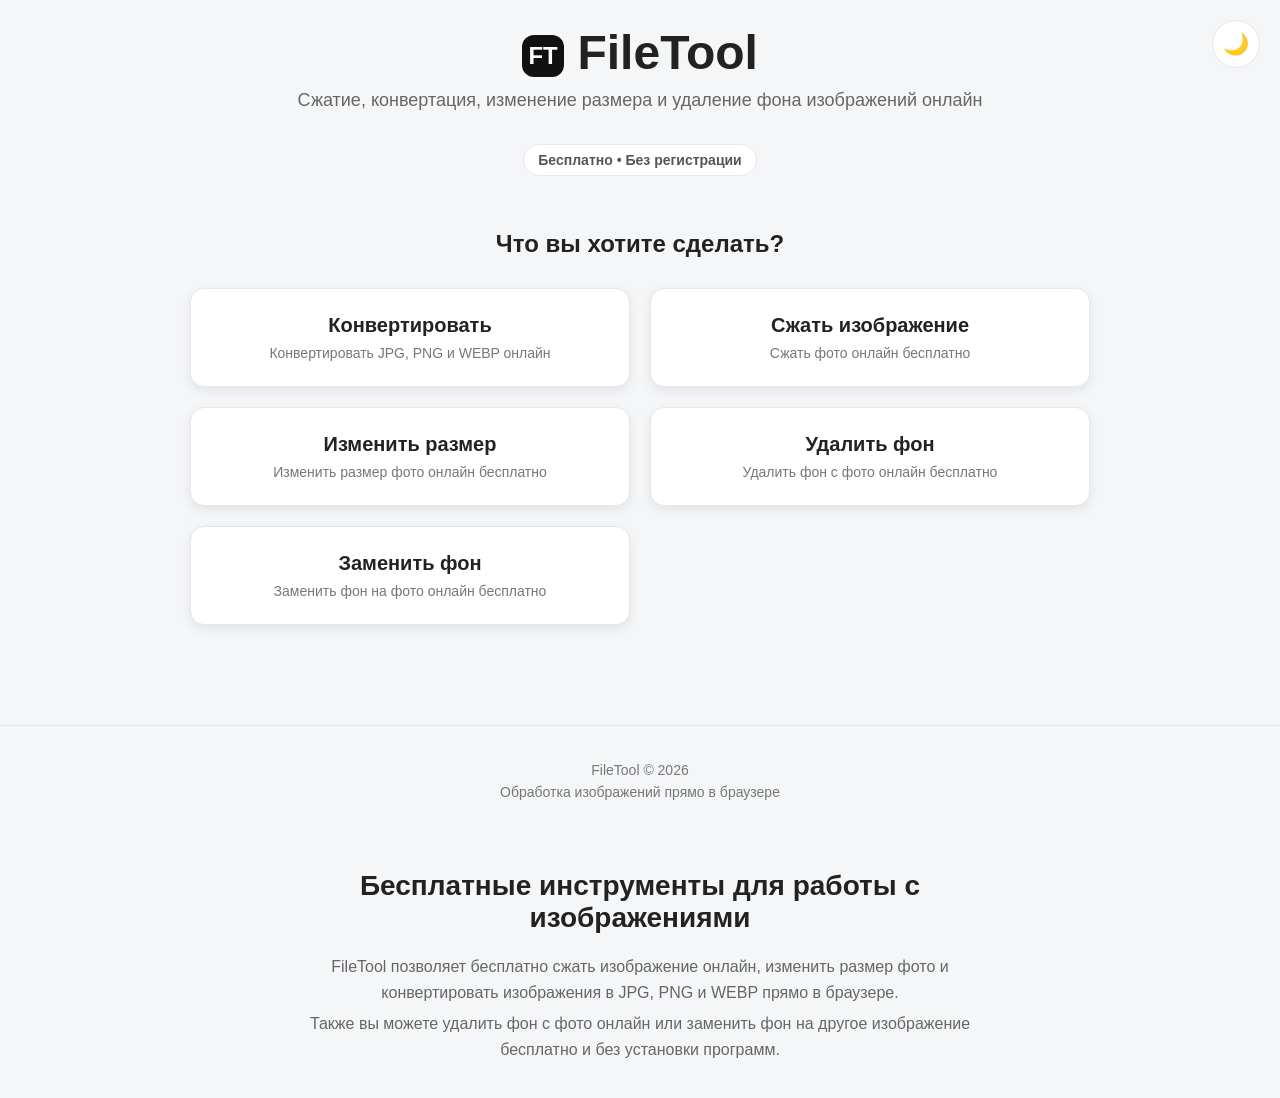
<file: index.html>
<!DOCTYPE html>
<html lang="ru">

<head>

    <!-- Google tag (gtag.js) -->
    <script async src="https://www.googletagmanager.com/gtag/js?id=G-8L8VK989EN"></script>
    <script>
        window.dataLayer = window.dataLayer || [];
        function gtag(){dataLayer.push(arguments);}
        gtag('js', new Date());

        gtag('config', 'G-8L8VK989EN');
    </script>

    <meta name="google-site-verification"
          content="aqA7dvrbC1IwWzhmt-K05icpSTYcF2aJKbag4tgwcCM">

    <meta charset="UTF-8">

    <meta name="viewport"
          content="width=device-width, initial-scale=1.0">

    <title>FileTool — сжать фото, удалить фон и изменить размер онлайн</title>

    <meta name="description"
          content="Бесплатно сжимайте изображения, удаляйте и заменяйте фон, меняйте размер и конвертируйте JPG, PNG и WEBP онлайн без регистрации.">

    <link rel="canonical"
          href="https://trivial177.github.io/FileTool/">

    <meta property="og:title"
          content="FileTool — бесплатные инструменты для изображений">

    <meta property="og:description"
          content="Конвертация, сжатие, изменение размера и удаление фона изображений прямо в браузере.">

    <meta property="og:type"
          content="website">

    <meta property="og:url"
          content="https://trivial177.github.io/FileTool/">

    <meta property="og:image"
          content="https://trivial177.github.io/FileTool/preview.png">

    <meta property="og:image:width"
          content="1200">

    <meta property="og:image:height"
          content="630">

    <meta name="theme-color"
          content="#111111">

    <link rel="stylesheet"
          href="style.css">

    <link rel="icon"
          href="data:image/svg+xml,%3Csvg xmlns='http://www.w3.org/2000/svg' viewBox='0 0 100 100'%3E%3Crect width='100' height='100' rx='22' fill='%23111'/%3E%3Ctext x='50' y='64' text-anchor='middle' font-size='48' font-family='Arial' font-weight='bold' fill='white'%3EFT%3C/text%3E%3C/svg%3E">

</head>

<body>

    <button id="themeToggle" class="theme-toggle">
        🌙
    </button>

    <header>

        <h1>
            <span class="logo-icon">FT</span>
            FileTool
        </h1>

        <p>
            Сжатие, конвертация, изменение размера и удаление фона изображений онлайн
        </p>

        <p class="header-badge">
            Бесплатно • Без регистрации
        </p>

    </header>

    <main>

        <h2>Что вы хотите сделать?</h2>

        <div class="tools">

            <a href="convert/index.html">

                <span class="tool-title">
                    Конвертировать
                </span>

                <span class="tool-description">
                    Конвертировать JPG, PNG и WEBP онлайн
                </span>

            </a>

            <a href="compress/index.html">

                <span class="tool-title">
                    Сжать изображение
                </span>

                <span class="tool-description">
                    Сжать фото онлайн бесплатно
                </span>

            </a>

            <a href="resize/index.html">

                <span class="tool-title">
                    Изменить размер
                </span>

                <span class="tool-description">
                    Изменить размер фото онлайн бесплатно
                </span>

            </a>

            <a href="remove-background/index.html">

                <span class="tool-title">
                    Удалить фон
                </span>

                <span class="tool-description">
                    Удалить фон с фото онлайн бесплатно
                </span>

            </a>

            <a href="replace-background/index.html">

                <span class="tool-title">
                    Заменить фон
                </span>

                <span class="tool-description">
                    Заменить фон на фото онлайн бесплатно
                </span>

            </a>

        </div>

    </main>

    <footer>

        <p>
            FileTool © 2026
        </p>

        <p>
            Обработка изображений прямо в браузере
        </p>

        <section class="seo-section">

            <h2>
                Бесплатные инструменты для работы с изображениями
            </h2>

            <p>
                FileTool позволяет бесплатно сжать изображение онлайн,
                изменить размер фото и конвертировать изображения
                в JPG, PNG и WEBP прямо в браузере.
            </p>

            <p>
                Также вы можете удалить фон с фото онлайн или заменить
                фон на другое изображение бесплатно и без установки программ.
            </p>

        </section>

    </footer>

    <script src="script.js"></script>

</body>
</html>
</file>
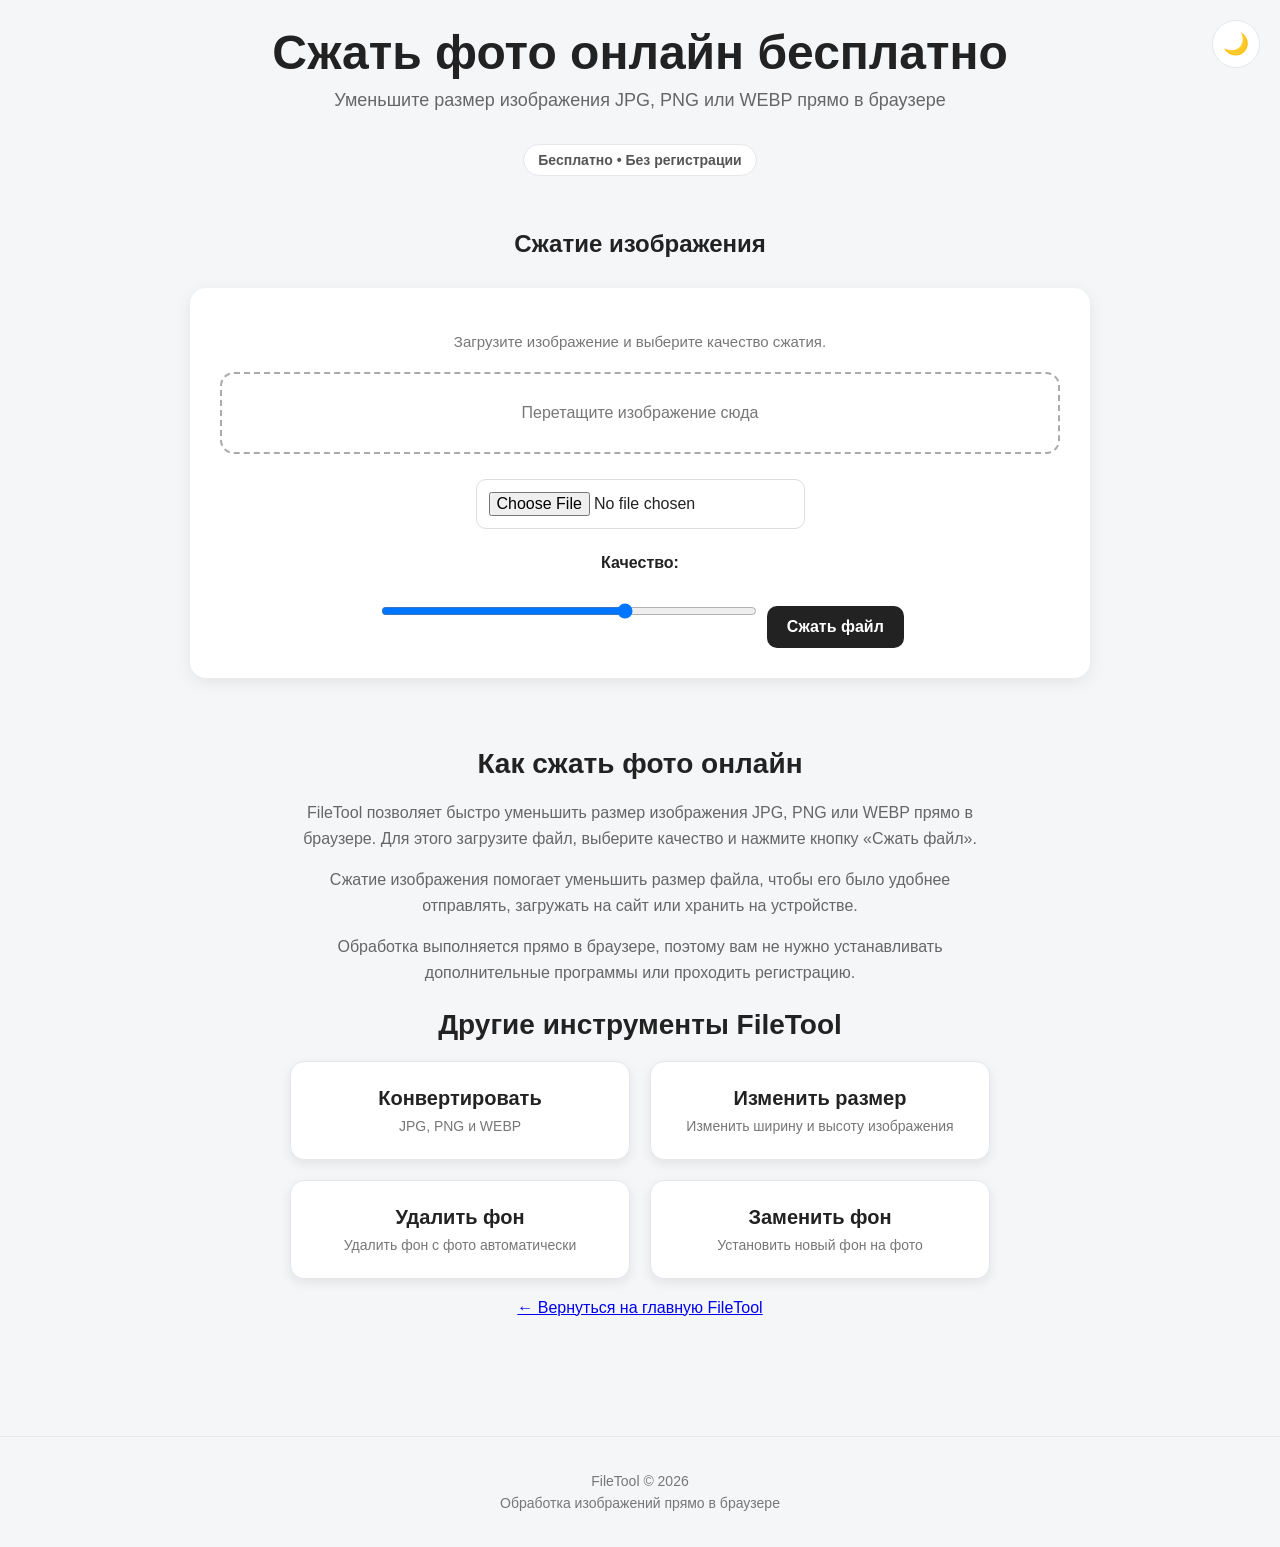
<file: compress/index.html>
<!DOCTYPE html>
<html lang="ru">

<head>

    <!-- Google tag (gtag.js) -->
    <script async src="https://www.googletagmanager.com/gtag/js?id=G-8L8VK989EN"></script>
    <script>
        window.dataLayer = window.dataLayer || [];
        function gtag(){dataLayer.push(arguments);}
        gtag('js', new Date());

        gtag('config', 'G-8L8VK989EN');
    </script>

    <meta charset="UTF-8">

    <meta name="viewport"
          content="width=device-width, initial-scale=1.0">

    <title>Сжать фото онлайн бесплатно без потери качества — FileTool</title>

    <meta name="description"
          content="Сожмите фото и изображения JPG, PNG и WEBP онлайн бесплатно. Уменьшите размер файла прямо в браузере без регистрации и установки программ.">

    <link rel="canonical"
          href="https://trivial177.github.io/FileTool/compress/">

    <meta property="og:title"
          content="Сжать фото онлайн бесплатно — FileTool">

    <meta property="og:description"
          content="Бесплатное сжатие JPG, PNG и WEBP изображений прямо в браузере без регистрации.">

    <meta property="og:type"
          content="website">

    <meta property="og:url"
          content="https://trivial177.github.io/FileTool/compress/">

    <meta property="og:image"
          content="https://trivial177.github.io/FileTool/preview.png">

    <meta name="theme-color"
          content="#111111">

    <link rel="stylesheet"
          href="../style.css">

    <link rel="icon"
          href="data:image/svg+xml,%3Csvg xmlns='http://www.w3.org/2000/svg' viewBox='0 0 100 100'%3E%3Crect width='100' height='100' rx='22' fill='%23111'/%3E%3Ctext x='50' y='64' text-anchor='middle' font-size='48' font-family='Arial' font-weight='bold' fill='white'%3EFT%3C/text%3E%3C/svg%3E">

</head>

<body>

    <button id="themeToggle" class="theme-toggle">
        🌙
    </button>

    <header>

        <h1>
            Сжать фото онлайн бесплатно
        </h1>

        <p>
            Уменьшите размер изображения JPG, PNG или WEBP прямо в браузере
        </p>

        <p class="header-badge">
            Бесплатно • Без регистрации
        </p>

    </header>

    <main>

        <h2>
            Сжатие изображения
        </h2>

        <div id="compressor">

            <p class="tool-help">
                Загрузите изображение и выберите качество сжатия.
            </p>

            <div class="drop-zone"
                 id="compressDropZone">
                Перетащите изображение сюда
            </div>

            <input
                type="file"
                id="compressInput"
                accept="image/*"
            >

            <label for="quality">
                Качество:
            </label>

            <input
                type="range"
                id="quality"
                min="0.1"
                max="1"
                step="0.1"
                value="0.7"
            >

            <button id="startCompress">
                Сжать файл
            </button>

        </div>

        <section class="seo-section">

            <h2>
                Как сжать фото онлайн
            </h2>

            <p>
                FileTool позволяет быстро уменьшить размер изображения
                JPG, PNG или WEBP прямо в браузере.
                Для этого загрузите файл, выберите качество и нажмите
                кнопку «Сжать файл».
            </p>

            <p>
                Сжатие изображения помогает уменьшить размер файла,
                чтобы его было удобнее отправлять, загружать на сайт
                или хранить на устройстве.
            </p>

            <p>
                Обработка выполняется прямо в браузере,
                поэтому вам не нужно устанавливать дополнительные программы
                или проходить регистрацию.
            </p>

            <h2>
                Другие инструменты FileTool
            </h2>

            <div class="tools">

                <a href="../convert/index.html">

                    <span class="tool-title">
                        Конвертировать
                    </span>

                    <span class="tool-description">
                        JPG, PNG и WEBP
                    </span>

                </a>

                <a href="../resize/index.html">

                    <span class="tool-title">
                        Изменить размер
                    </span>

                    <span class="tool-description">
                        Изменить ширину и высоту изображения
                    </span>

                </a>

                <a href="../remove-background/index.html">

                    <span class="tool-title">
                        Удалить фон
                    </span>

                    <span class="tool-description">
                        Удалить фон с фото автоматически
                    </span>

                </a>

                <a href="../replace-background/index.html">

                    <span class="tool-title">
                        Заменить фон
                    </span>

                    <span class="tool-description">
                        Установить новый фон на фото
                    </span>

                </a>

            </div>

            <p>
                <a href="../index.html">
                    ← Вернуться на главную FileTool
                </a>
            </p>

        </section>

    </main>

    <footer>

        <p>
            FileTool © 2026
        </p>

        <p>
            Обработка изображений прямо в браузере
        </p>

    </footer>

    <script src="compress.js"></script>

    <script>
        const themeToggle = document.getElementById("themeToggle");

        if (localStorage.getItem("theme") === "dark") {
            document.body.classList.add("dark-theme");
            themeToggle.textContent = "☀️";
        } else {
            themeToggle.textContent = "🌙";
        }

        themeToggle.addEventListener("click", function () {

            document.body.classList.toggle("dark-theme");

            if (document.body.classList.contains("dark-theme")) {

                themeToggle.textContent = "☀️";
                localStorage.setItem("theme", "dark");

            } else {

                themeToggle.textContent = "🌙";
                localStorage.setItem("theme", "light");

            }

        });
    </script>

</body>
</html>
</file>
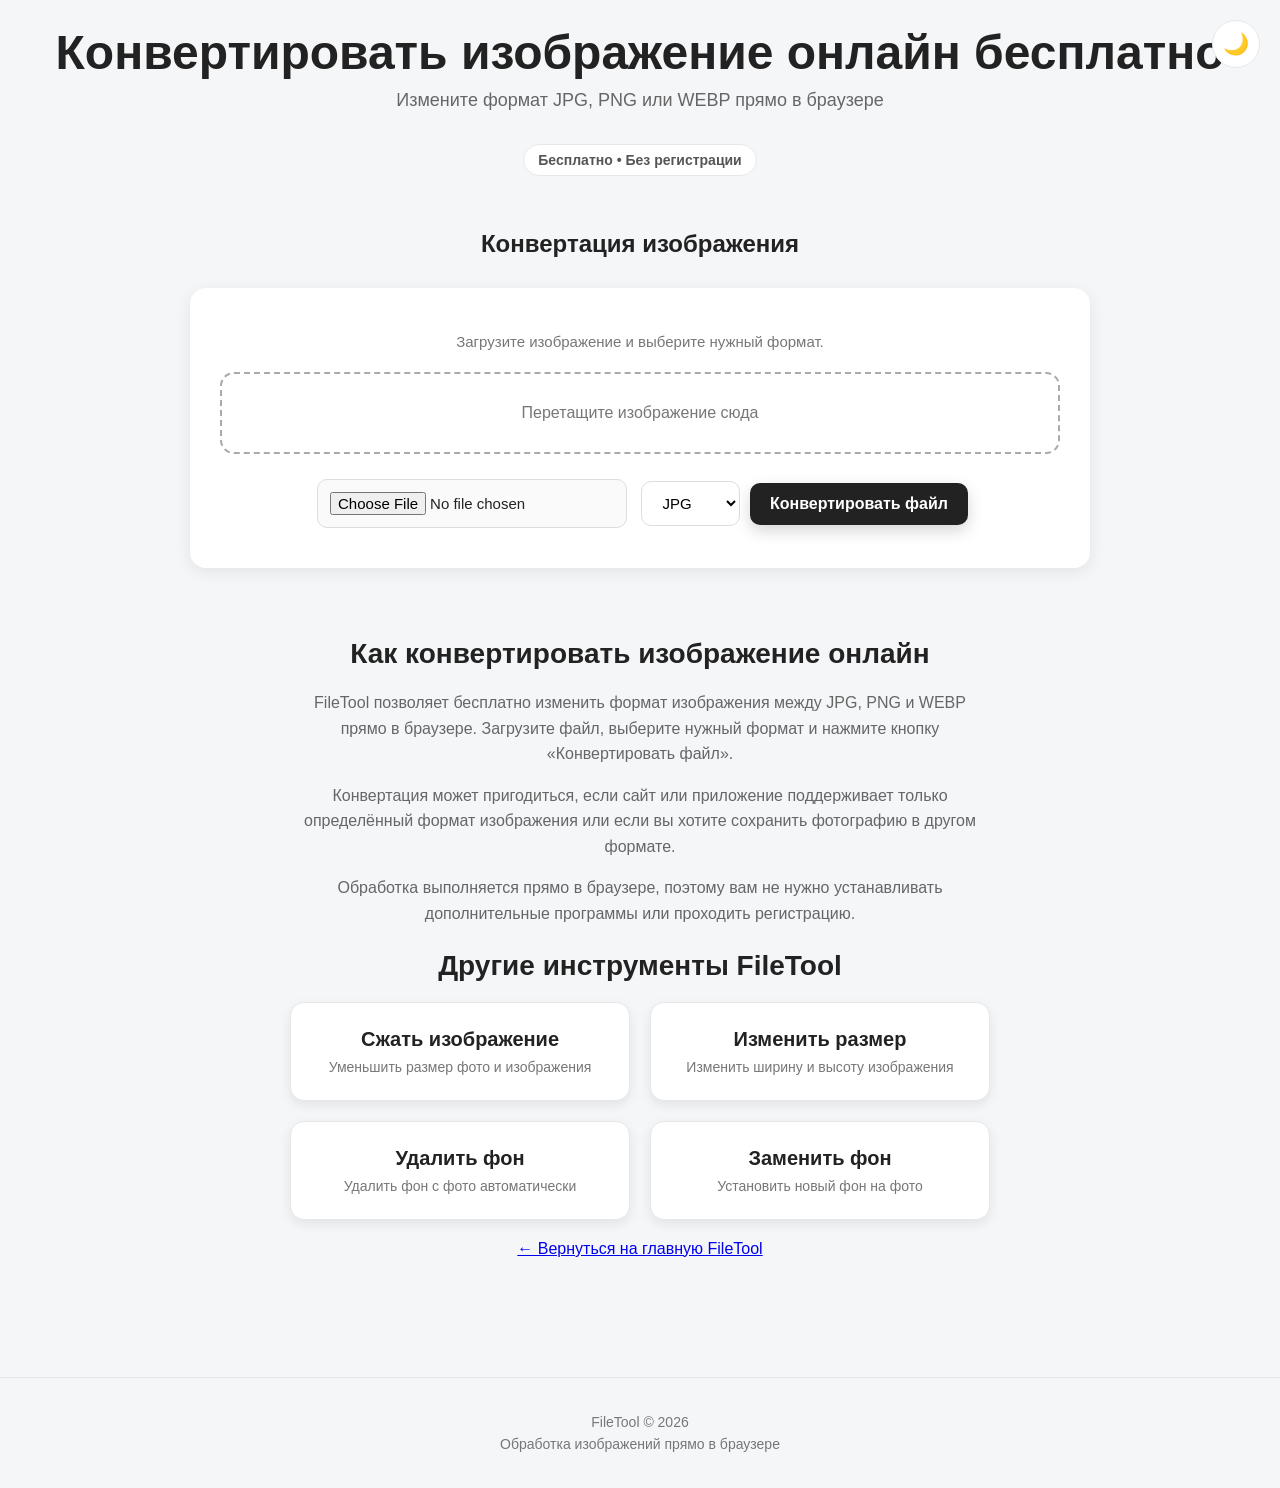
<file: convert/index.html>
<!DOCTYPE html>
<html lang="ru">

<head>

    <!-- Google tag (gtag.js) -->
    <script async src="https://www.googletagmanager.com/gtag/js?id=G-8L8VK989EN"></script>
    <script>
        window.dataLayer = window.dataLayer || [];
        function gtag(){dataLayer.push(arguments);}
        gtag('js', new Date());

        gtag('config', 'G-8L8VK989EN');
    </script>

    <meta charset="UTF-8">

    <meta name="viewport"
          content="width=device-width, initial-scale=1.0">

    <title>Конвертировать JPG, PNG и WEBP онлайн бесплатно — FileTool</title>

    <meta name="description"
          content="Конвертируйте изображения JPG, PNG и WEBP онлайн бесплатно. Изменяйте формат фото прямо в браузере без регистрации и установки программ.">

    <link rel="canonical"
          href="https://trivial177.github.io/FileTool/convert/">

    <meta property="og:title"
          content="Конвертировать изображение онлайн бесплатно — FileTool">

    <meta property="og:description"
          content="Бесплатная конвертация изображений JPG, PNG и WEBP прямо в браузере.">

    <meta property="og:type"
          content="website">

    <meta property="og:url"
          content="https://trivial177.github.io/FileTool/convert/">

    <meta property="og:image"
          content="https://trivial177.github.io/FileTool/preview.png">

    <meta name="theme-color"
          content="#111111">

    <link rel="stylesheet"
          href="../style.css">

    <link rel="icon"
          href="data:image/svg+xml,%3Csvg xmlns='http://www.w3.org/2000/svg' viewBox='0 0 100 100'%3E%3Crect width='100' height='100' rx='22' fill='%23111'/%3E%3Ctext x='50' y='64' text-anchor='middle' font-size='48' font-family='Arial' font-weight='bold' fill='white'%3EFT%3C/text%3E%3C/svg%3E">

</head>

<body>

    <button id="themeToggle" class="theme-toggle">
        🌙
    </button>

    <header>

        <h1>
            Конвертировать изображение онлайн бесплатно
        </h1>

        <p>
            Измените формат JPG, PNG или WEBP прямо в браузере
        </p>

        <p class="header-badge">
            Бесплатно • Без регистрации
        </p>

    </header>

    <main>

        <h2>Конвертация изображения</h2>

        <div id="converter">

            <p class="tool-help">
                Загрузите изображение и выберите нужный формат.
            </p>

            <div class="drop-zone"
                 id="convertDropZone">
                Перетащите изображение сюда
            </div>

            <input
                type="file"
                id="imageInput"
                accept="image/*"
            >

            <select id="formatSelect">

                <option value="image/jpeg">
                    JPG
                </option>

                <option value="image/png">
                    PNG
                </option>

                <option value="image/webp">
                    WEBP
                </option>

            </select>

            <button id="startConvert">
                Конвертировать файл
            </button>

        </div>

        <section class="seo-section">

            <h2>
                Как конвертировать изображение онлайн
            </h2>

            <p>
                FileTool позволяет бесплатно изменить формат изображения
                между JPG, PNG и WEBP прямо в браузере.
                Загрузите файл, выберите нужный формат и нажмите
                кнопку «Конвертировать файл».
            </p>

            <p>
                Конвертация может пригодиться, если сайт или приложение
                поддерживает только определённый формат изображения
                или если вы хотите сохранить фотографию в другом формате.
            </p>

            <p>
                Обработка выполняется прямо в браузере,
                поэтому вам не нужно устанавливать дополнительные программы
                или проходить регистрацию.
            </p>

            <h2>
                Другие инструменты FileTool
            </h2>

            <div class="tools">

                <a href="../compress/index.html">

                    <span class="tool-title">
                        Сжать изображение
                    </span>

                    <span class="tool-description">
                        Уменьшить размер фото и изображения
                    </span>

                </a>

                <a href="../resize/index.html">

                    <span class="tool-title">
                        Изменить размер
                    </span>

                    <span class="tool-description">
                        Изменить ширину и высоту изображения
                    </span>

                </a>

                <a href="../remove-background/index.html">

                    <span class="tool-title">
                        Удалить фон
                    </span>

                    <span class="tool-description">
                        Удалить фон с фото автоматически
                    </span>

                </a>

                <a href="../replace-background/index.html">

                    <span class="tool-title">
                        Заменить фон
                    </span>

                    <span class="tool-description">
                        Установить новый фон на фото
                    </span>

                </a>

            </div>

            <p>
                <a href="../index.html">
                    ← Вернуться на главную FileTool
                </a>
            </p>

        </section>

    </main>

    <footer>

        <p>
            FileTool © 2026
        </p>

        <p>
            Обработка изображений прямо в браузере
        </p>

    </footer>

    <script src="convert.js"></script>

    <script>
        const themeToggle = document.getElementById("themeToggle");

        if (localStorage.getItem("theme") === "dark") {
            document.body.classList.add("dark-theme");
            themeToggle.textContent = "☀️";
        } else {
            themeToggle.textContent = "🌙";
        }

        themeToggle.addEventListener("click", function () {

            document.body.classList.toggle("dark-theme");

            if (document.body.classList.contains("dark-theme")) {

                themeToggle.textContent = "☀️";
                localStorage.setItem("theme", "dark");

            } else {

                themeToggle.textContent = "🌙";
                localStorage.setItem("theme", "light");

            }

        });
    </script>

</body>
</html>
</file>
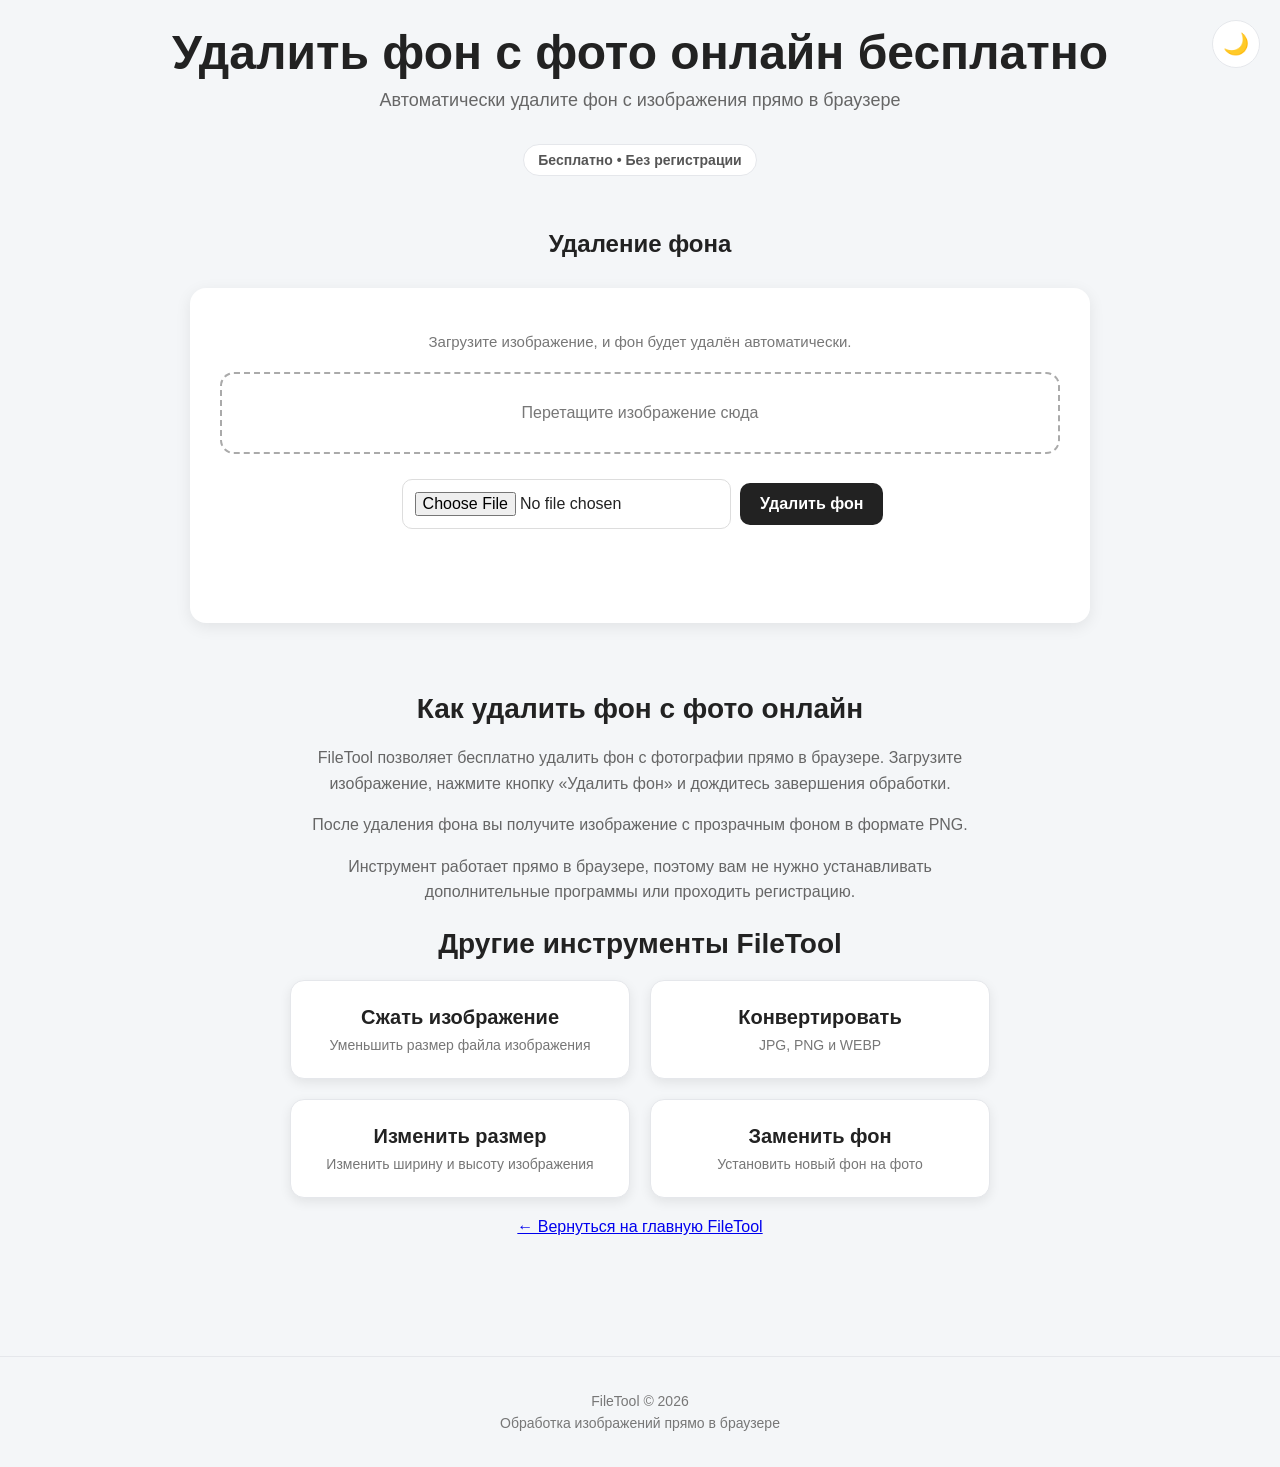
<file: remove-background/index.html>
<!DOCTYPE html>
<html lang="ru">

<head>

    <!-- Google tag (gtag.js) -->
    <script async src="https://www.googletagmanager.com/gtag/js?id=G-8L8VK989EN"></script>
    <script>
        window.dataLayer = window.dataLayer || [];
        function gtag(){dataLayer.push(arguments);}
        gtag('js', new Date());

        gtag('config', 'G-8L8VK989EN');
    </script>

    <meta charset="UTF-8">

    <meta name="viewport"
          content="width=device-width, initial-scale=1.0">

    <title>Удалить фон с фото онлайн бесплатно — FileTool</title>

    <meta name="description"
          content="Удалите фон с фото онлайн бесплатно. Получите изображение с прозрачным фоном прямо в браузере без регистрации и установки программ.">

    <link rel="canonical"
          href="https://trivial177.github.io/FileTool/remove-background/">

    <meta property="og:title"
          content="Удалить фон с фото онлайн бесплатно — FileTool">

    <meta property="og:description"
          content="Бесплатное удаление фона с изображения прямо в браузере.">

    <meta property="og:type"
          content="website">

    <meta property="og:url"
          content="https://trivial177.github.io/FileTool/remove-background/">

    <meta property="og:image"
          content="https://trivial177.github.io/FileTool/preview.png">

    <meta name="theme-color"
          content="#111111">

    <link rel="stylesheet"
          href="../style.css">

    <link rel="icon"
          href="data:image/svg+xml,%3Csvg xmlns='http://www.w3.org/2000/svg' viewBox='0 0 100 100'%3E%3Crect width='100' height='100' rx='22' fill='%23111'/%3E%3Ctext x='50' y='64' text-anchor='middle' font-size='48' font-family='Arial' font-weight='bold' fill='white'%3EFT%3C/text%3E%3C/svg%3E">

</head>

<body>

    <button id="themeToggle" class="theme-toggle">
        🌙
    </button>

    <header>

        <h1>
            Удалить фон с фото онлайн бесплатно
        </h1>

        <p>
            Автоматически удалите фон с изображения прямо в браузере
        </p>

        <p class="header-badge">
            Бесплатно • Без регистрации
        </p>

    </header>

    <main>

        <h2>
            Удаление фона
        </h2>

        <div id="removeBg">

            <p class="tool-help">
                Загрузите изображение, и фон будет удалён автоматически.
            </p>

            <div class="drop-zone"
                 id="removeBgDropZone">
                Перетащите изображение сюда
            </div>

            <input
                type="file"
                id="removeBgInput"
                accept="image/*"
            >

            <button id="startRemoveBg">
                Удалить фон
            </button>

            <p id="removeBgStatus"></p>

        </div>

        <section class="seo-section">

            <h2>
                Как удалить фон с фото онлайн
            </h2>

            <p>
                FileTool позволяет бесплатно удалить фон с фотографии
                прямо в браузере.
                Загрузите изображение, нажмите кнопку «Удалить фон»
                и дождитесь завершения обработки.
            </p>

            <p>
                После удаления фона вы получите изображение
                с прозрачным фоном в формате PNG.
            </p>

            <p>
                Инструмент работает прямо в браузере,
                поэтому вам не нужно устанавливать дополнительные программы
                или проходить регистрацию.
            </p>

            <h2>
                Другие инструменты FileTool
            </h2>

            <div class="tools">

                <a href="../compress/index.html">

                    <span class="tool-title">
                        Сжать изображение
                    </span>

                    <span class="tool-description">
                        Уменьшить размер файла изображения
                    </span>

                </a>

                <a href="../convert/index.html">

                    <span class="tool-title">
                        Конвертировать
                    </span>

                    <span class="tool-description">
                        JPG, PNG и WEBP
                    </span>

                </a>

                <a href="../resize/index.html">

                    <span class="tool-title">
                        Изменить размер
                    </span>

                    <span class="tool-description">
                        Изменить ширину и высоту изображения
                    </span>

                </a>

                <a href="../replace-background/index.html">

                    <span class="tool-title">
                        Заменить фон
                    </span>

                    <span class="tool-description">
                        Установить новый фон на фото
                    </span>

                </a>

            </div>

            <p>
                <a href="../index.html">
                    ← Вернуться на главную FileTool
                </a>
            </p>

        </section>

    </main>

    <footer>

        <p>
            FileTool © 2026
        </p>

        <p>
            Обработка изображений прямо в браузере
        </p>

    </footer>

    <script src="remove-background.js"></script>

    <script>
        const themeToggle = document.getElementById("themeToggle");

        if (localStorage.getItem("theme") === "dark") {
            document.body.classList.add("dark-theme");
            themeToggle.textContent = "☀️";
        } else {
            themeToggle.textContent = "🌙";
        }

        themeToggle.addEventListener("click", function () {

            document.body.classList.toggle("dark-theme");

            if (document.body.classList.contains("dark-theme")) {

                themeToggle.textContent = "☀️";
                localStorage.setItem("theme", "dark");

            } else {

                themeToggle.textContent = "🌙";
                localStorage.setItem("theme", "light");

            }

        });
    </script>

</body>
</html>
</file>
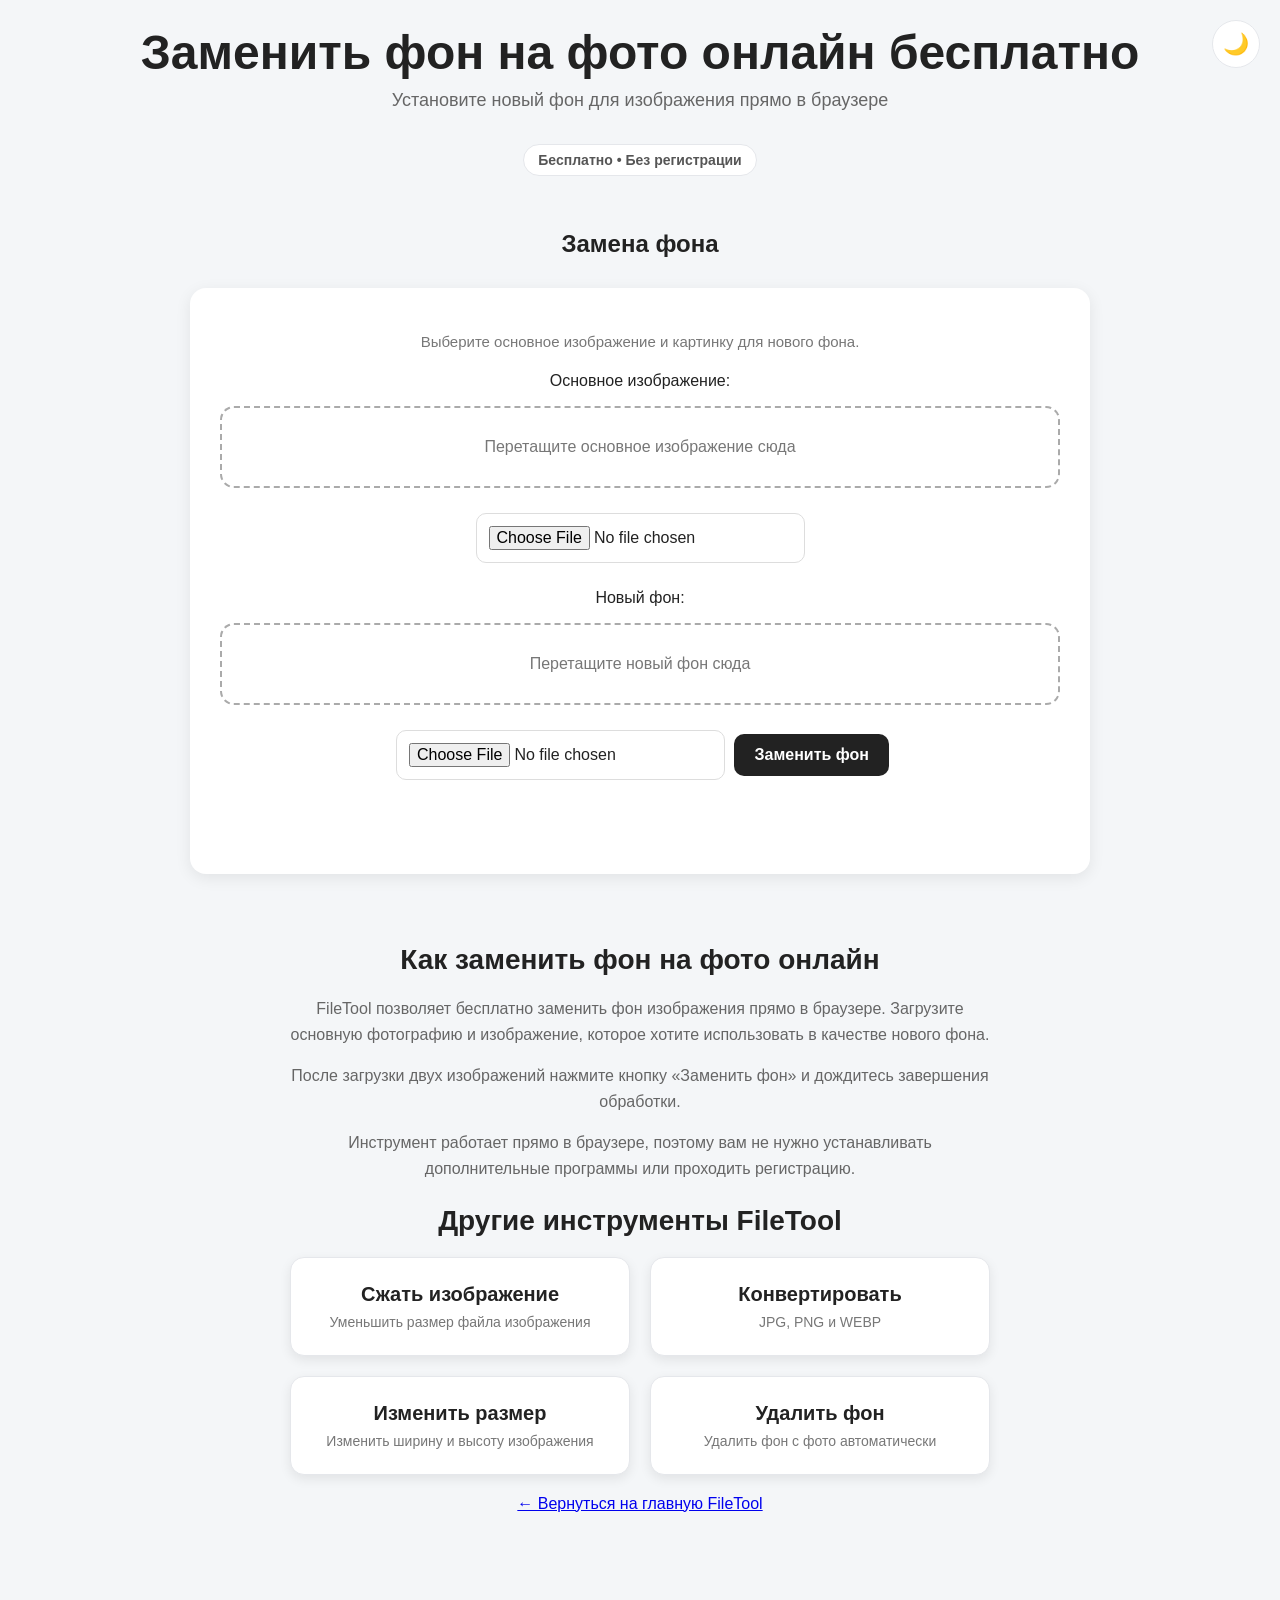
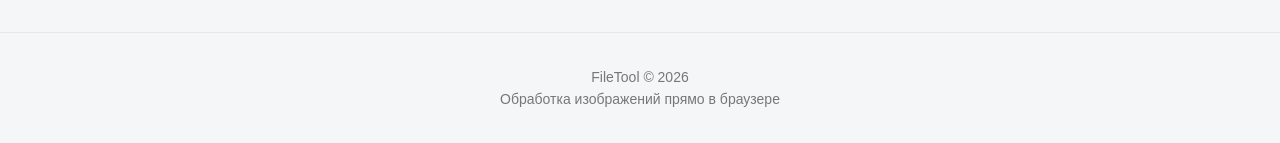
<file: replace-background/index.html>
<!DOCTYPE html>
<html lang="ru">

<head>

    <!-- Google tag (gtag.js) -->
    <script async src="https://www.googletagmanager.com/gtag/js?id=G-8L8VK989EN"></script>
    <script>
        window.dataLayer = window.dataLayer || [];
        function gtag(){dataLayer.push(arguments);}
        gtag('js', new Date());

        gtag('config', 'G-8L8VK989EN');
    </script>

    <meta charset="UTF-8">

    <meta name="viewport"
          content="width=device-width, initial-scale=1.0">

    <title>Заменить фон на фото онлайн бесплатно — FileTool</title>

    <meta name="description"
          content="Замените фон на фото онлайн бесплатно. Загрузите фотографию и новый фон прямо в браузере без регистрации и установки программ.">

    <link rel="canonical"
          href="https://trivial177.github.io/FileTool/replace-background/">

    <meta property="og:title"
          content="Заменить фон на фото онлайн бесплатно — FileTool">

    <meta property="og:description"
          content="Бесплатная замена фона изображения прямо в браузере.">

    <meta property="og:type"
          content="website">

    <meta property="og:url"
          content="https://trivial177.github.io/FileTool/replace-background/">

    <meta property="og:image"
          content="https://trivial177.github.io/FileTool/preview.png">

    <meta name="theme-color"
          content="#111111">

    <link rel="stylesheet"
          href="../style.css">

    <link rel="icon"
          href="data:image/svg+xml,%3Csvg xmlns='http://www.w3.org/2000/svg' viewBox='0 0 100 100'%3E%3Crect width='100' height='100' rx='22' fill='%23111'/%3E%3Ctext x='50' y='64' text-anchor='middle' font-size='48' font-family='Arial' font-weight='bold' fill='white'%3EFT%3C/text%3E%3C/svg%3E">

</head>

<body>

    <button id="themeToggle" class="theme-toggle">
        🌙
    </button>

    <header>

        <h1>
            Заменить фон на фото онлайн бесплатно
        </h1>

        <p>
            Установите новый фон для изображения прямо в браузере
        </p>

        <p class="header-badge">
            Бесплатно • Без регистрации
        </p>

    </header>

    <main>

        <h2>
            Замена фона
        </h2>

        <div id="replaceBg">

            <p class="tool-help">
                Выберите основное изображение и картинку для нового фона.
            </p>

            <p>
                Основное изображение:
            </p>

            <div class="drop-zone"
                 id="replaceMainDropZone">
                Перетащите основное изображение сюда
            </div>

            <input
                type="file"
                id="replaceMainInput"
                accept="image/*"
            >

            <p>
                Новый фон:
            </p>

            <div class="drop-zone"
                 id="replaceBackgroundDropZone">
                Перетащите новый фон сюда
            </div>

            <input
                type="file"
                id="replaceBackgroundInput"
                accept="image/*"
            >

            <button id="startReplaceBg">
                Заменить фон
            </button>

            <p id="replaceBgStatus"></p>

        </div>

        <section class="seo-section">

            <h2>
                Как заменить фон на фото онлайн
            </h2>

            <p>
                FileTool позволяет бесплатно заменить фон изображения
                прямо в браузере.
                Загрузите основную фотографию и изображение,
                которое хотите использовать в качестве нового фона.
            </p>

            <p>
                После загрузки двух изображений нажмите кнопку
                «Заменить фон» и дождитесь завершения обработки.
            </p>

            <p>
                Инструмент работает прямо в браузере,
                поэтому вам не нужно устанавливать дополнительные программы
                или проходить регистрацию.
            </p>

            <h2>
                Другие инструменты FileTool
            </h2>

            <div class="tools">

                <a href="../compress/index.html">

                    <span class="tool-title">
                        Сжать изображение
                    </span>

                    <span class="tool-description">
                        Уменьшить размер файла изображения
                    </span>

                </a>

                <a href="../convert/index.html">

                    <span class="tool-title">
                        Конвертировать
                    </span>

                    <span class="tool-description">
                        JPG, PNG и WEBP
                    </span>

                </a>

                <a href="../resize/index.html">

                    <span class="tool-title">
                        Изменить размер
                    </span>

                    <span class="tool-description">
                        Изменить ширину и высоту изображения
                    </span>

                </a>

                <a href="../remove-background/index.html">

                    <span class="tool-title">
                        Удалить фон
                    </span>

                    <span class="tool-description">
                        Удалить фон с фото автоматически
                    </span>

                </a>

            </div>

            <p>
                <a href="../index.html">
                    ← Вернуться на главную FileTool
                </a>
            </p>

        </section>

    </main>

    <footer>

        <p>
            FileTool © 2026
        </p>

        <p>
            Обработка изображений прямо в браузере
        </p>

    </footer>

    <script src="replace-background.js"></script>

    <script>
        const themeToggle = document.getElementById("themeToggle");

        if (localStorage.getItem("theme") === "dark") {
            document.body.classList.add("dark-theme");
            themeToggle.textContent = "☀️";
        } else {
            themeToggle.textContent = "🌙";
        }

        themeToggle.addEventListener("click", function () {

            document.body.classList.toggle("dark-theme");

            if (document.body.classList.contains("dark-theme")) {

                themeToggle.textContent = "☀️";
                localStorage.setItem("theme", "dark");

            } else {

                themeToggle.textContent = "🌙";
                localStorage.setItem("theme", "light");

            }

        });
    </script>

</body>
</html>
</file>
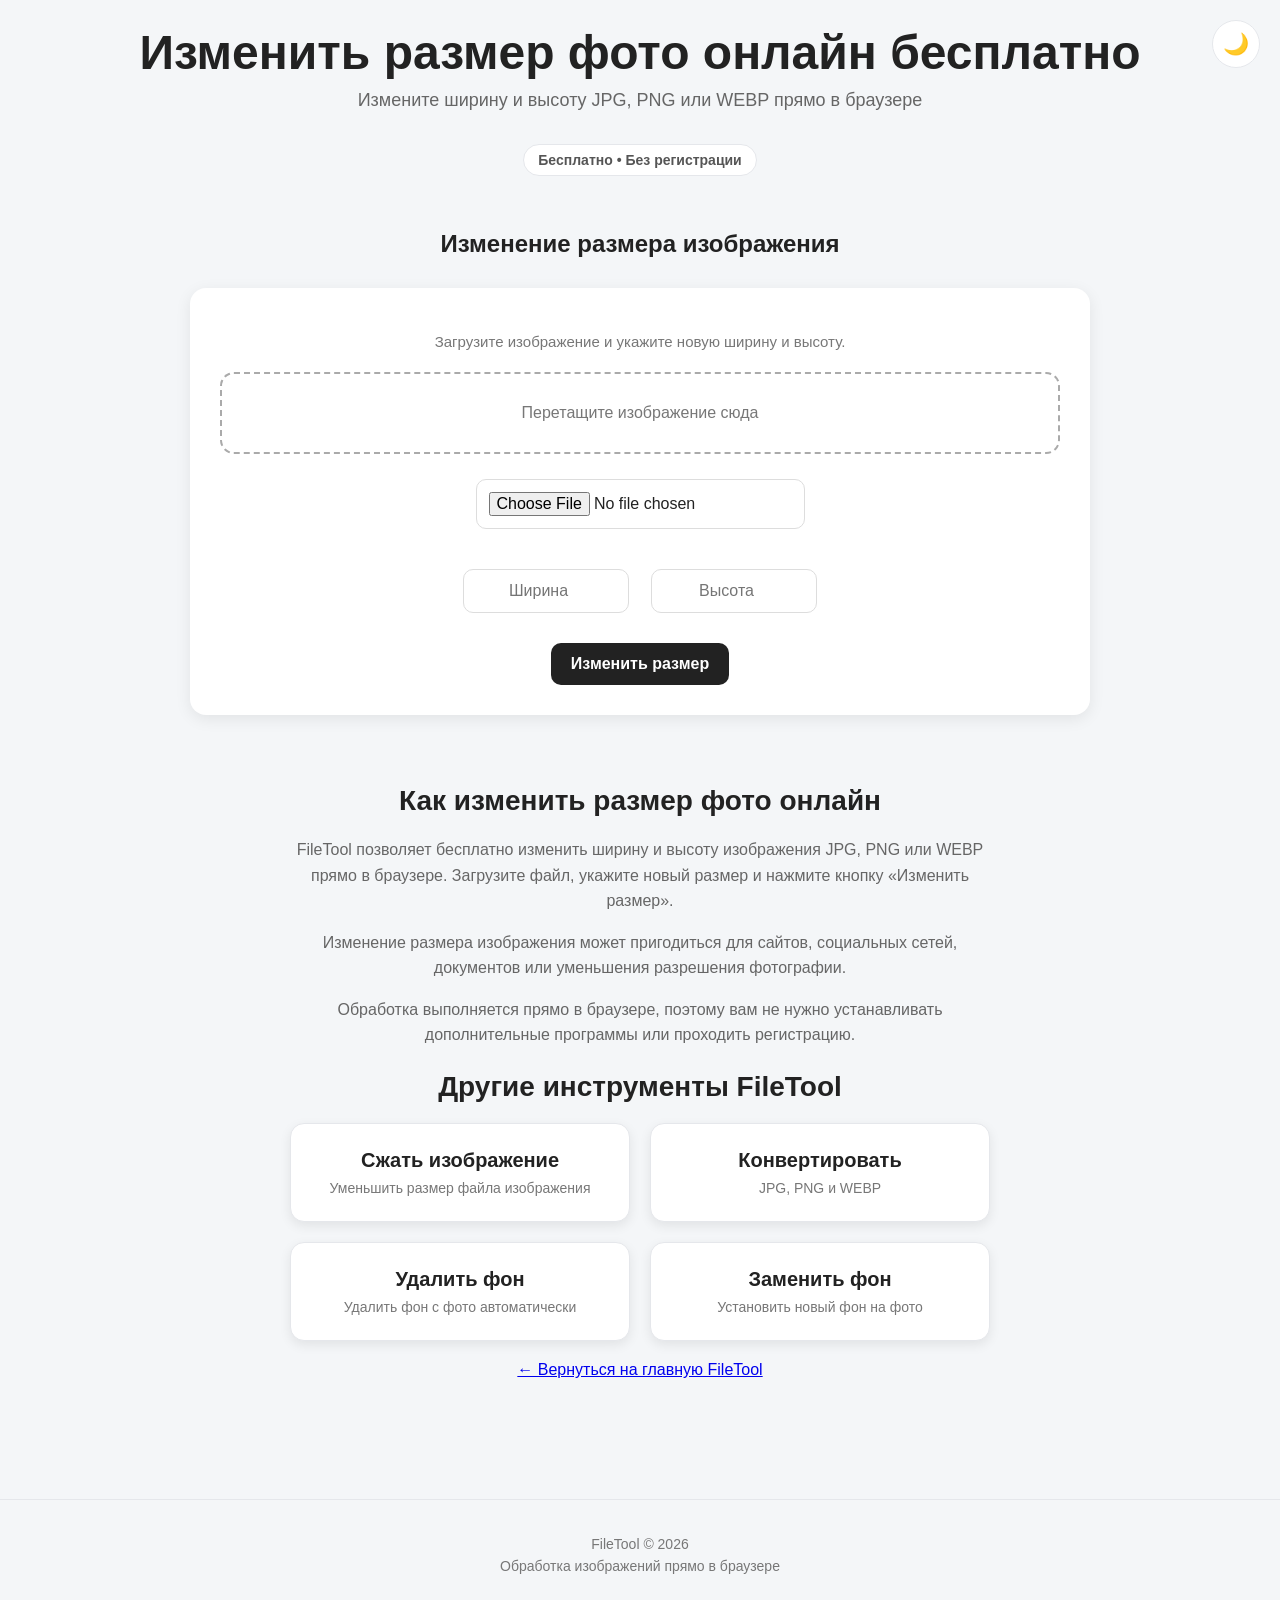
<file: resize/index.html>
<!DOCTYPE html>
<html lang="ru">

<head>

    <!-- Google tag (gtag.js) -->
    <script async src="https://www.googletagmanager.com/gtag/js?id=G-8L8VK989EN"></script>
    <script>
        window.dataLayer = window.dataLayer || [];
        function gtag(){dataLayer.push(arguments);}
        gtag('js', new Date());

        gtag('config', 'G-8L8VK989EN');
    </script>

    <meta charset="UTF-8">

    <meta name="viewport"
          content="width=device-width, initial-scale=1.0">

    <title>Изменить размер фото онлайн бесплатно — FileTool</title>

    <meta name="description"
          content="Изменяйте ширину и высоту изображений JPG, PNG и WEBP онлайн бесплатно. Меняйте размер фото прямо в браузере без регистрации и установки программ.">

    <link rel="canonical"
          href="https://trivial177.github.io/FileTool/resize/">

    <meta property="og:title"
          content="Изменить размер фото онлайн бесплатно — FileTool">

    <meta property="og:description"
          content="Бесплатное изменение ширины и высоты изображений JPG, PNG и WEBP прямо в браузере.">

    <meta property="og:type"
          content="website">

    <meta property="og:url"
          content="https://trivial177.github.io/FileTool/resize/">

    <meta property="og:image"
          content="https://trivial177.github.io/FileTool/preview.png">

    <meta name="theme-color"
          content="#111111">

    <link rel="stylesheet"
          href="../style.css">

    <link rel="icon"
          href="data:image/svg+xml,%3Csvg xmlns='http://www.w3.org/2000/svg' viewBox='0 0 100 100'%3E%3Crect width='100' height='100' rx='22' fill='%23111'/%3E%3Ctext x='50' y='64' text-anchor='middle' font-size='48' font-family='Arial' font-weight='bold' fill='white'%3EFT%3C/text%3E%3C/svg%3E">

</head>

<body>

    <button id="themeToggle" class="theme-toggle">
        🌙
    </button>

    <header>

        <h1>
            Изменить размер фото онлайн бесплатно
        </h1>

        <p>
            Измените ширину и высоту JPG, PNG или WEBP прямо в браузере
        </p>

        <p class="header-badge">
            Бесплатно • Без регистрации
        </p>

    </header>

    <main>

        <h2>
            Изменение размера изображения
        </h2>

        <div id="resizer">

            <p class="tool-help">
                Загрузите изображение и укажите новую ширину и высоту.
            </p>

            <div class="drop-zone"
                 id="resizeDropZone">
                Перетащите изображение сюда
            </div>

            <input
                type="file"
                id="resizeInput"
                accept="image/*"
            >

            <div class="size-inputs">

                <input
                    type="number"
                    id="newWidth"
                    placeholder="Ширина"
                    min="1"
                >

                <input
                    type="number"
                    id="newHeight"
                    placeholder="Высота"
                    min="1"
                >

            </div>

            <button id="startResize">
                Изменить размер
            </button>

        </div>

        <section class="seo-section">

            <h2>
                Как изменить размер фото онлайн
            </h2>

            <p>
                FileTool позволяет бесплатно изменить ширину и высоту
                изображения JPG, PNG или WEBP прямо в браузере.
                Загрузите файл, укажите новый размер и нажмите
                кнопку «Изменить размер».
            </p>

            <p>
                Изменение размера изображения может пригодиться
                для сайтов, социальных сетей, документов
                или уменьшения разрешения фотографии.
            </p>

            <p>
                Обработка выполняется прямо в браузере,
                поэтому вам не нужно устанавливать дополнительные программы
                или проходить регистрацию.
            </p>

            <h2>
                Другие инструменты FileTool
            </h2>

            <div class="tools">

                <a href="../compress/index.html">

                    <span class="tool-title">
                        Сжать изображение
                    </span>

                    <span class="tool-description">
                        Уменьшить размер файла изображения
                    </span>

                </a>

                <a href="../convert/index.html">

                    <span class="tool-title">
                        Конвертировать
                    </span>

                    <span class="tool-description">
                        JPG, PNG и WEBP
                    </span>

                </a>

                <a href="../remove-background/index.html">

                    <span class="tool-title">
                        Удалить фон
                    </span>

                    <span class="tool-description">
                        Удалить фон с фото автоматически
                    </span>

                </a>

                <a href="../replace-background/index.html">

                    <span class="tool-title">
                        Заменить фон
                    </span>

                    <span class="tool-description">
                        Установить новый фон на фото
                    </span>

                </a>

            </div>

            <p>
                <a href="../index.html">
                    ← Вернуться на главную FileTool
                </a>
            </p>

        </section>

    </main>

    <footer>

        <p>
            FileTool © 2026
        </p>

        <p>
            Обработка изображений прямо в браузере
        </p>

    </footer>

    <script src="resize.js"></script>

    <script>
        const themeToggle = document.getElementById("themeToggle");

        if (localStorage.getItem("theme") === "dark") {
            document.body.classList.add("dark-theme");
            themeToggle.textContent = "☀️";
        } else {
            themeToggle.textContent = "🌙";
        }

        themeToggle.addEventListener("click", function () {

            document.body.classList.toggle("dark-theme");

            if (document.body.classList.contains("dark-theme")) {

                themeToggle.textContent = "☀️";
                localStorage.setItem("theme", "dark");

            } else {

                themeToggle.textContent = "🌙";
                localStorage.setItem("theme", "light");

            }

        });
    </script>

</body>
</html>
</file>
<file: style.css>
body {
    margin: 0;
    font-family: Arial, sans-serif;
    background-color: #f4f6f8;
    color: #222;
}

header {
    text-align: center;
    padding: 25px 20px 10px;
}

header h1 {
    margin: 0;
    font-size: 48px;
}

header p {
    margin-top: 10px;
    color: #666;
    font-size: 18px;
}

main {
    max-width: 900px;
    margin: 0 auto;
    padding: 10px 20px 30px;
    text-align: center;
}

main h2 {
    margin-bottom: 30px;
}

.tools {
    display: grid;
    grid-template-columns: repeat(2, 1fr);
    gap: 20px;
}

.tools button,
.tools a {
    padding: 25px;
    font-size: 18px;
    border-radius: 14px;
    cursor: pointer;
    box-shadow: 0 4px 12px rgba(0, 0, 0, 0.08);
    background: white;
    border: 1px solid #e5e7eb;
    transition: 0.2s;

    text-decoration: none;
    color: #222;

    display: block;
    box-sizing: border-box;
}

.tools button:hover,
.tools a:hover {
    transform: translateY(-4px);
    box-shadow: 0 10px 24px rgba(0, 0, 0, 0.12);
    background: #fafafa;
}

.tools button:active,
.tools a:active {
    transform: translateY(0);
}

@media (max-width: 600px) {
    .tools {
        grid-template-columns: 1fr;
    }

    header h1 {
        font-size: 36px;
    }
}

#converter,
#compressor,
#resizer,
#removeBg,
#replaceBg {
    margin-top: 30px;
    padding: 30px;
    background: white;
    border-radius: 16px;
    box-shadow: 0 4px 16px rgba(0, 0, 0, 0.08);
}

#converter input,
#compressor input,
#resizer input,
#removeBg input,
#replaceBg input,
#converter select {
    margin: 10px 5px;
    padding: 12px;
    border: 1px solid #ddd;
    border-radius: 10px;
    font-size: 16px;
}

#converter button,
#compressor button,
#resizer button,
#removeBg button,
#replaceBg button {
    padding: 12px 20px;
    border: none;
    border-radius: 10px;
    cursor: pointer;
    font-size: 16px;
}

#converter button,
#compressor button,
#resizer button,
#removeBg button,
#replaceBg button {
    background: #222;
    color: white;
    transition: 0.2s;
}

#converter button:hover,
#compressor button:hover,
#resizer button:hover,
#removeBg button:hover,
#replaceBg button:hover {
    transform: translateY(-2px);
    opacity: 0.85;
}

.tool-title {
    display: block;
    font-size: 20px;
    font-weight: 600;
}

.tool-description {
    display: block;
    margin-top: 8px;
    font-size: 14px;
    font-weight: 400;
    color: #777;
}

.tool-help {
    color: #777;
    font-size: 15px;
    margin-bottom: 22px;
}

#converter h3 {
    font-size: 18px;
    margin-bottom: 8px;
}

#converter input[type="file"] {
    padding: 12px;
    border: 1px solid #ddd;
    border-radius: 10px;
    background: #fafafa;
    font-size: 15px;
}

#converter select {
    padding: 12px 16px;
    border: 1px solid #ddd;
    border-radius: 10px;
    background: white;
    font-size: 15px;
    cursor: pointer;
}

#startConvert {
    background: #111;
    color: white;
    font-weight: 600;
    padding: 14px 24px;
    border-radius: 12px;
    box-shadow: 0 6px 16px rgba(0, 0, 0, 0.16);
}

#startConvert:hover {
    background: #000;
    transform: translateY(-3px);
    box-shadow: 0 10px 22px rgba(0, 0, 0, 0.22);
}

#compressor label {
    display: block;
    margin-top: 15px;
    margin-bottom: 8px;
    font-weight: 600;
}

#quality {
    width: 350px;
    max-width: 100%;
    cursor: pointer;
}

#startCompress {
    background: #111;
    color: white;
    font-weight: 600;
    padding: 14px 24px;
    border-radius: 12px;
}

#startCompress:hover {
    background: #000;
    transform: translateY(-2px);
}

.size-inputs {
    display: flex;
    justify-content: center;
    gap: 12px;
    margin: 20px 0;
}

.size-inputs input {
    width: 140px;
    padding: 12px;
    text-align: center;
}

#startResize {
    background: #111;
    color: white;
    font-weight: 600;
    padding: 14px 24px;
    border-radius: 12px;
}

#startResize:hover {
    background: #000;
    transform: translateY(-2px);
}

#startRemoveBg {
    background: #111;
    color: white;
    font-weight: 600;
    padding: 14px 24px;
    border-radius: 12px;
}

#startRemoveBg:hover {
    background: #000;
    transform: translateY(-2px);
}

#removeBgStatus {
    margin-top: 18px;
    font-size: 16px;
    font-weight: 600;
    min-height: 20px;
}

#removeBgStatus:not(:empty) {
    padding: 10px;
}

#startReplaceBg {
    background: #111;
    color: white;
    font-weight: 600;
    padding: 14px 24px;
    border-radius: 12px;
}

#startReplaceBg:hover {
    background: #000;
    transform: translateY(-2px);
}

#replaceBgStatus {
    margin-top: 18px;
    font-size: 16px;
    font-weight: 600;
    min-height: 20px;
}

#replaceBgStatus:not(:empty) {
    padding: 10px;
}

.header-badge {
    display: inline-block;
    margin-top: 15px;
    padding: 7px 14px;
    background: white;
    border: 1px solid #e5e7eb;
    border-radius: 20px;
    font-size: 14px;
    font-weight: 600;
    color: #555;
}

footer {
    margin-top: 70px;
    padding: 30px 20px;
    text-align: center;
    border-top: 1px solid #e5e7eb;
}

footer p {
    margin: 6px 0;
    color: #777;
    font-size: 14px;
}

.logo-icon {
    display: inline-flex;
    align-items: center;
    justify-content: center;
    width: 42px;
    height: 42px;
}

.logo-icon {
    background: #111;
    color: white;
    border-radius: 12px;
    font-size: 24px;
    vertical-align: middle;
}

.theme-toggle {
    position: fixed;
    top: 20px;
    right: 20px;
    width: 48px;
    height: 48px;
}

.theme-toggle {
    border: 1px solid #e5e7eb;
    border-radius: 50%;
    background: white;
    font-size: 21px;
    cursor: pointer;
}

.dark-theme {
    background: #111;
    color: #f5f5f5;
}

.dark-theme header p,
.dark-theme .tool-description,
.dark-theme .tool-help,
.dark-theme footer p {
    color: #aaa;
}

.dark-theme .tools button,
.dark-theme .tools a {
    background: #1c1c1c;
    color: #f5f5f5;
    border-color: #333;
}

.dark-theme #converter,
.dark-theme #compressor,
.dark-theme #resizer,
.dark-theme #removeBg,
.dark-theme #replaceBg {
    background: #1c1c1c;
    color: #f5f5f5;
}

.dark-theme .header-badge {
    background: #1c1c1c;
    color: #ccc;
    border-color: #333;
}

.dark-theme .theme-toggle {
    background: #1c1c1c;
    border-color: #333;
}

.dark-theme .logo-icon {
    background: white;
    color: #111;
}

.dark-theme input,
.dark-theme select {
    background: #252525;
    color: #f5f5f5;
    border-color: #444;
}

.dark-theme input[type="file"]::file-selector-button {
    background: #333;
    color: white;
    border: none;
}

.dark-theme #startConvert,
.dark-theme #startCompress,
.dark-theme #startResize,
.dark-theme #startRemoveBg,
.dark-theme #startReplaceBg {
    background: white;
    color: #111;
}

.dark-theme #startConvert:hover,
.dark-theme #startCompress:hover,
.dark-theme #startResize:hover,
.dark-theme #startRemoveBg:hover,
.dark-theme #startReplaceBg:hover {
    background: #eaeaea;
}

.dark-theme #converter input[type="file"] {
    background: #252525;
    color: #f5f5f5;
    border-color: #444;
}

.dark-theme #converter select {
    background: #252525;
    color: #f5f5f5;
    border-color: #444;
}

.drop-zone {
    padding: 30px;
    margin-bottom: 15px;
    border: 2px dashed #aaa;
}

.drop-zone {
    border-radius: 14px;
    color: #777;
    cursor: pointer;
}

.drop-zone.dragging {
    border-color: #fff;
    background: #252525;
}

.seo-section {
    max-width: 700px;
    margin: 70px auto 0;
    padding: 0 20px;
    text-align: center;
}

.seo-section h2 {
    font-size: 28px;
    margin-bottom: 20px;
}

.seo-section p {
    color: #666;
    font-size: 16px;
    line-height: 1.6;
}

.dark-theme .seo-section p {
    color: #aaa;
}
</file>
